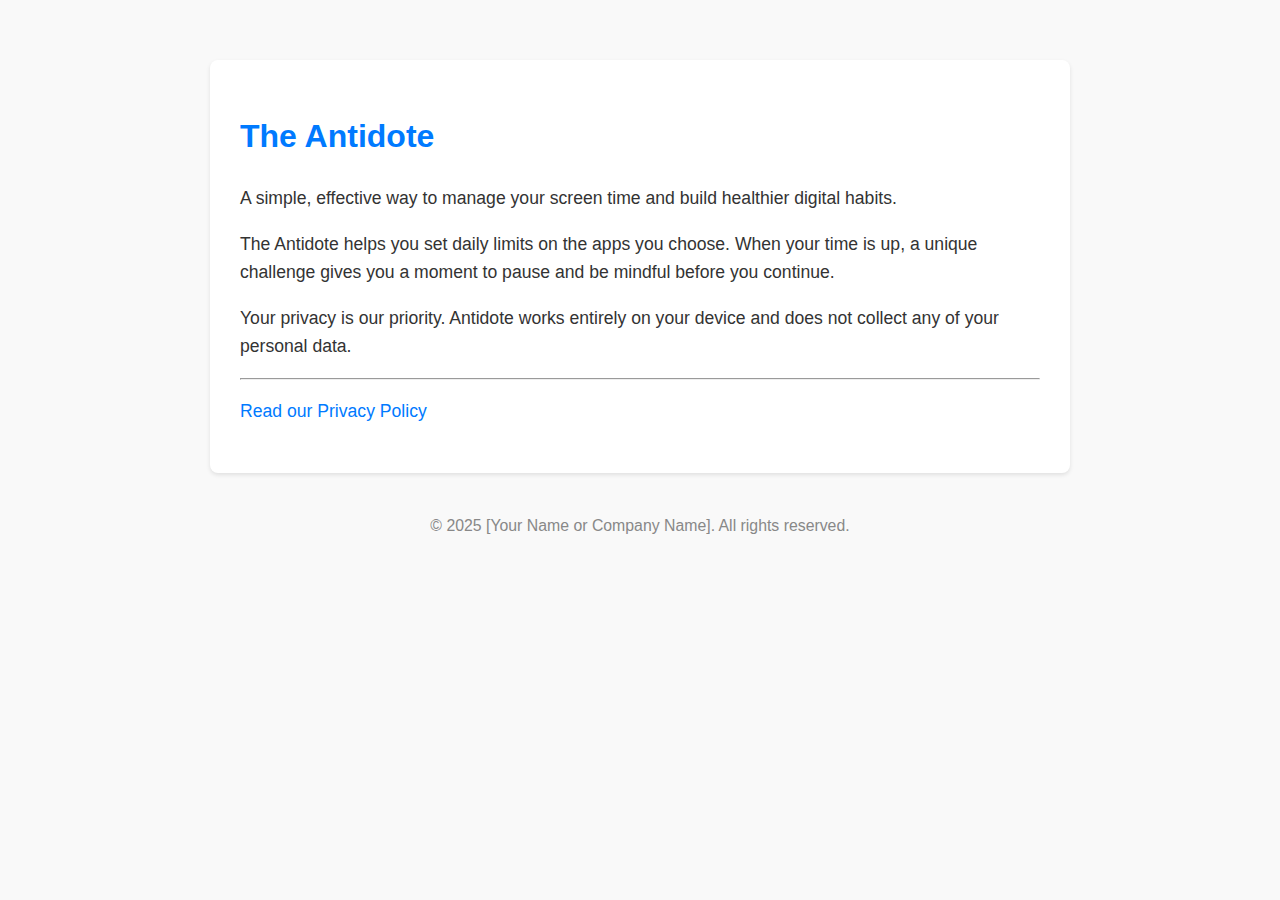
<file: docs/index.html>
<!DOCTYPE html>
<html lang="en">
<head>
    <meta charset="UTF-8">
    <meta name="viewport" content="width=device-width, initial-scale=1.0">
    <title>The Antidote App</title>
    <style>
        body {
            font-family: -apple-system, BlinkMacSystemFont, "Segoe UI", Roboto, Helvetica, Arial, sans-serif;
            line-height: 1.6;
            margin: 0;
            padding: 20px;
            background-color: #f9f9f9;
            color: #333;
        }
        .container {
            max-width: 800px;
            margin: 40px auto;
            padding: 30px;
            background-color: #fff;
            border-radius: 8px;
            box-shadow: 0 2px 4px rgba(0,0,0,0.1);
        }
        h1 {
            color: #007AFF;
        }
        p {
            font-size: 1.1em;
        }
        footer {
            text-align: center;
            margin-top: 40px;
            font-size: 0.9em;
            color: #888;
        }
        a {
            color: #007AFF;
            text-decoration: none;
        }
        a:hover {
            text-decoration: underline;
        }
    </style>
</head>
<body>
    <div class="container">
        <h1>The Antidote</h1>
        <p>A simple, effective way to manage your screen time and build healthier digital habits.</p>
        <p>The Antidote helps you set daily limits on the apps you choose. When your time is up, a unique challenge gives you a moment to pause and be mindful before you continue.</p>
        <p>Your privacy is our priority. Antidote works entirely on your device and does not collect any of your personal data.</p>
        <hr>
        <p><a href="privacy.html">Read our Privacy Policy</a></p>
    </div>
    <footer>
        <p>&copy; 2025 [Your Name or Company Name]. All rights reserved.</p>
    </footer>
</body>
</html>
</file>
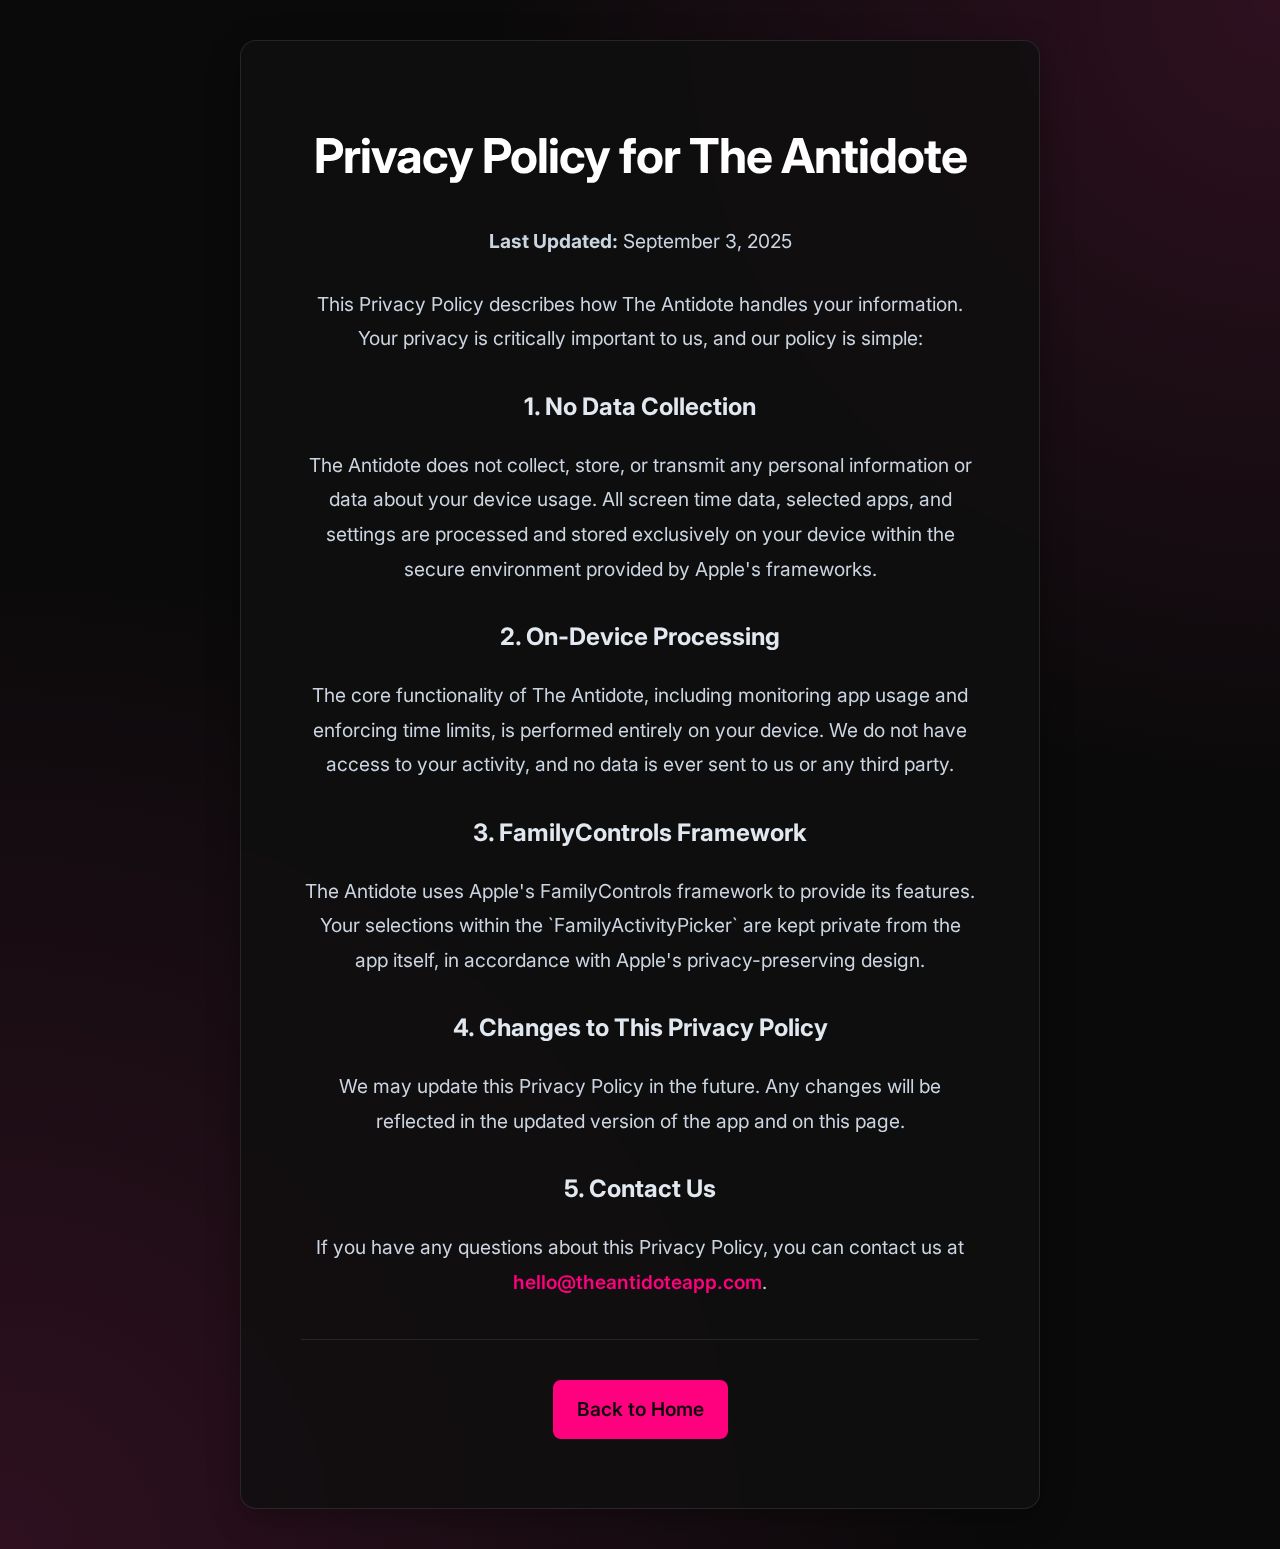
<file: docs/privacy.html>
<!DOCTYPE html>
<html lang="en">
<head>
    <meta charset="UTF-8">
    <meta name="viewport" content="width=device-width, initial-scale=1.0">
    <title>Privacy Policy - The Antidote App</title>
    <link rel="stylesheet" href="style.css">
</head>
<body>
    <div class="container">
        <h1>Privacy Policy for The Antidote</h1>
        <p><strong>Last Updated:</strong> September 3, 2025</p>

        <p>This Privacy Policy describes how The Antidote handles your information. Your privacy is critically important to us, and our policy is simple:</p>

        <h2>1. No Data Collection</h2>
        <p>The Antidote does not collect, store, or transmit any personal information or data about your device usage. All screen time data, selected apps, and settings are processed and stored exclusively on your device within the secure environment provided by Apple's frameworks.</p>

        <h2>2. On-Device Processing</h2>
        <p>The core functionality of The Antidote, including monitoring app usage and enforcing time limits, is performed entirely on your device. We do not have access to your activity, and no data is ever sent to us or any third party.</p>

        <h2>3. FamilyControls Framework</h2>
        <p>The Antidote uses Apple's FamilyControls framework to provide its features. Your selections within the `FamilyActivityPicker` are kept private from the app itself, in accordance with Apple's privacy-preserving design.</p>

        <h2>4. Changes to This Privacy Policy</h2>
        <p>We may update this Privacy Policy in the future. Any changes will be reflected in the updated version of the app and on this page.</p>

        <h2>5. Contact Us</h2>
        <p>If you have any questions about this Privacy Policy, you can contact us at <span id="email-placeholder"></span>.</p>
        <script>
            var user = "hello";
            var domain = "theantidoteapp.com";
            var element = document.getElementById("email-placeholder");
            element.innerHTML = '<a href="mailto:' + user + '@' + domain + '">' + user + '@' + domain + '</a>';
        </script>
        
        <hr>
        <p><a href="index.html" class="button">Back to Home</a></p>
    </div>
</body>
</html>
</file>
<file: docs/style.css>
@import url('https://fonts.googleapis.com/css2?family=Inter:wght@400;600;700&display=swap');

body {
    font-family: 'Inter', -apple-system, BlinkMacSystemFont, "Segoe UI", Roboto, Helvetica, Arial, sans-serif;
    line-height: 1.8;
    margin: 0;
    padding: 0;
    background-color: #0A0A0A; /* Even darker background */
    color: #E2E8F0;
    display: flex;
    flex-direction: column; /* Allow content to stack */
    justify-content: center;
    align-items: center;
    min-height: auto; /* Allow content to scroll */
    box-sizing: border-box; /* Include padding and border in the element's total width and height */
    background-image: radial-gradient(circle at top right, hsla(330, 100%, 60%, 0.15), transparent 40%), /* Hot pinkish gradient */
                      radial-gradient(circle at bottom left, hsla(330, 100%, 60%, 0.15), transparent 50%);
}

.container {
    max-width: 800px;
    width: 90%; /* Make width responsive */
    margin: 40px auto; /* Center container with auto margins */
    padding: 40px 60px;
    background-color: rgba(15, 15, 15, 0.8); /* Slightly lighter dark for container */
    border: 1px solid rgba(255, 255, 255, 0.1);
    border-radius: 16px;
    box-shadow: 0 8px 32px rgba(0, 0, 0, 0.3);
    backdrop-filter: blur(10px);
    -webkit-backdrop-filter: blur(10px);
    text-align: center;
    animation: fadeIn 1s ease-in-out;
    box-sizing: border-box; /* Include padding and border in the element's total width and height */
}

@keyframes fadeIn {
    from { opacity: 0; transform: translateY(20px); }
    to { opacity: 1; transform: translateY(0); }
}

h1 {
    font-size: 3em;
    font-weight: 700;
    color: #FFFFFF;
    margin-bottom: 0.5em;
    letter-spacing: -1px;
}

p {
    font-size: 1.2em;
    color: #CBD5E1;
    margin-bottom: 1.5em;
}

hr {
    border: none;
    height: 1px;
    background-color: rgba(255, 255, 255, 0.1);
    margin: 40px 0;
}

a {
    color: #FF007F; /* Hot pink for links */
    text-decoration: none;
    font-weight: 600;
    transition: color 0.3s ease;
}

a:hover {
    color: #CC0066; /* Darker hot pink on hover */
    text-decoration: none;
}

footer {
    text-align: center;
    margin-top: 40px;
    font-size: 0.9em;
    color: #71717A;
}

.button {
    display: inline-block;
    padding: 12px 24px;
    background-color: #FF007F; /* Hot pink for button background */
    color: #0A0A0A; /* Dark text for contrast */
    border-radius: 8px;
    text-decoration: none;
    font-weight: 600;
    transition: background-color 0.3s ease, transform 0.3s ease;
}

.button:hover {
    background-color: #CC0066; /* Darker hot pink on hover */
    color: #FFFFFF; /* White text on hover */
    transform: translateY(-2px);
}

.subtitle {
    font-size: 1.5em;
    color: #FF007F; /* Hot pink for subtitle */
    margin-top: -1em; /* Adjust spacing */
    margin-bottom: 2em;
    font-weight: 600;
}

/* Responsive adjustments */
@media (max-width: 768px) {
    .container {
        width: 95%;
        margin: 20px auto;
        padding: 20px;
    }

    h1 {
        font-size: 2.5em;
    }

    p {
        font-size: 1em;
    }

    .subtitle {
        font-size: 1.2em;
        margin-bottom: 1.5em;
    }

    .button {
        padding: 10px 20px;
    }
}

@media (max-width: 480px) {
    .container {
        padding: 15px;
    }

    h1 {
        font-size: 2em;
    }

    p {
        font-size: 0.9em;
    }

    .subtitle {
        font-size: 1em;
    }
}
</file>
